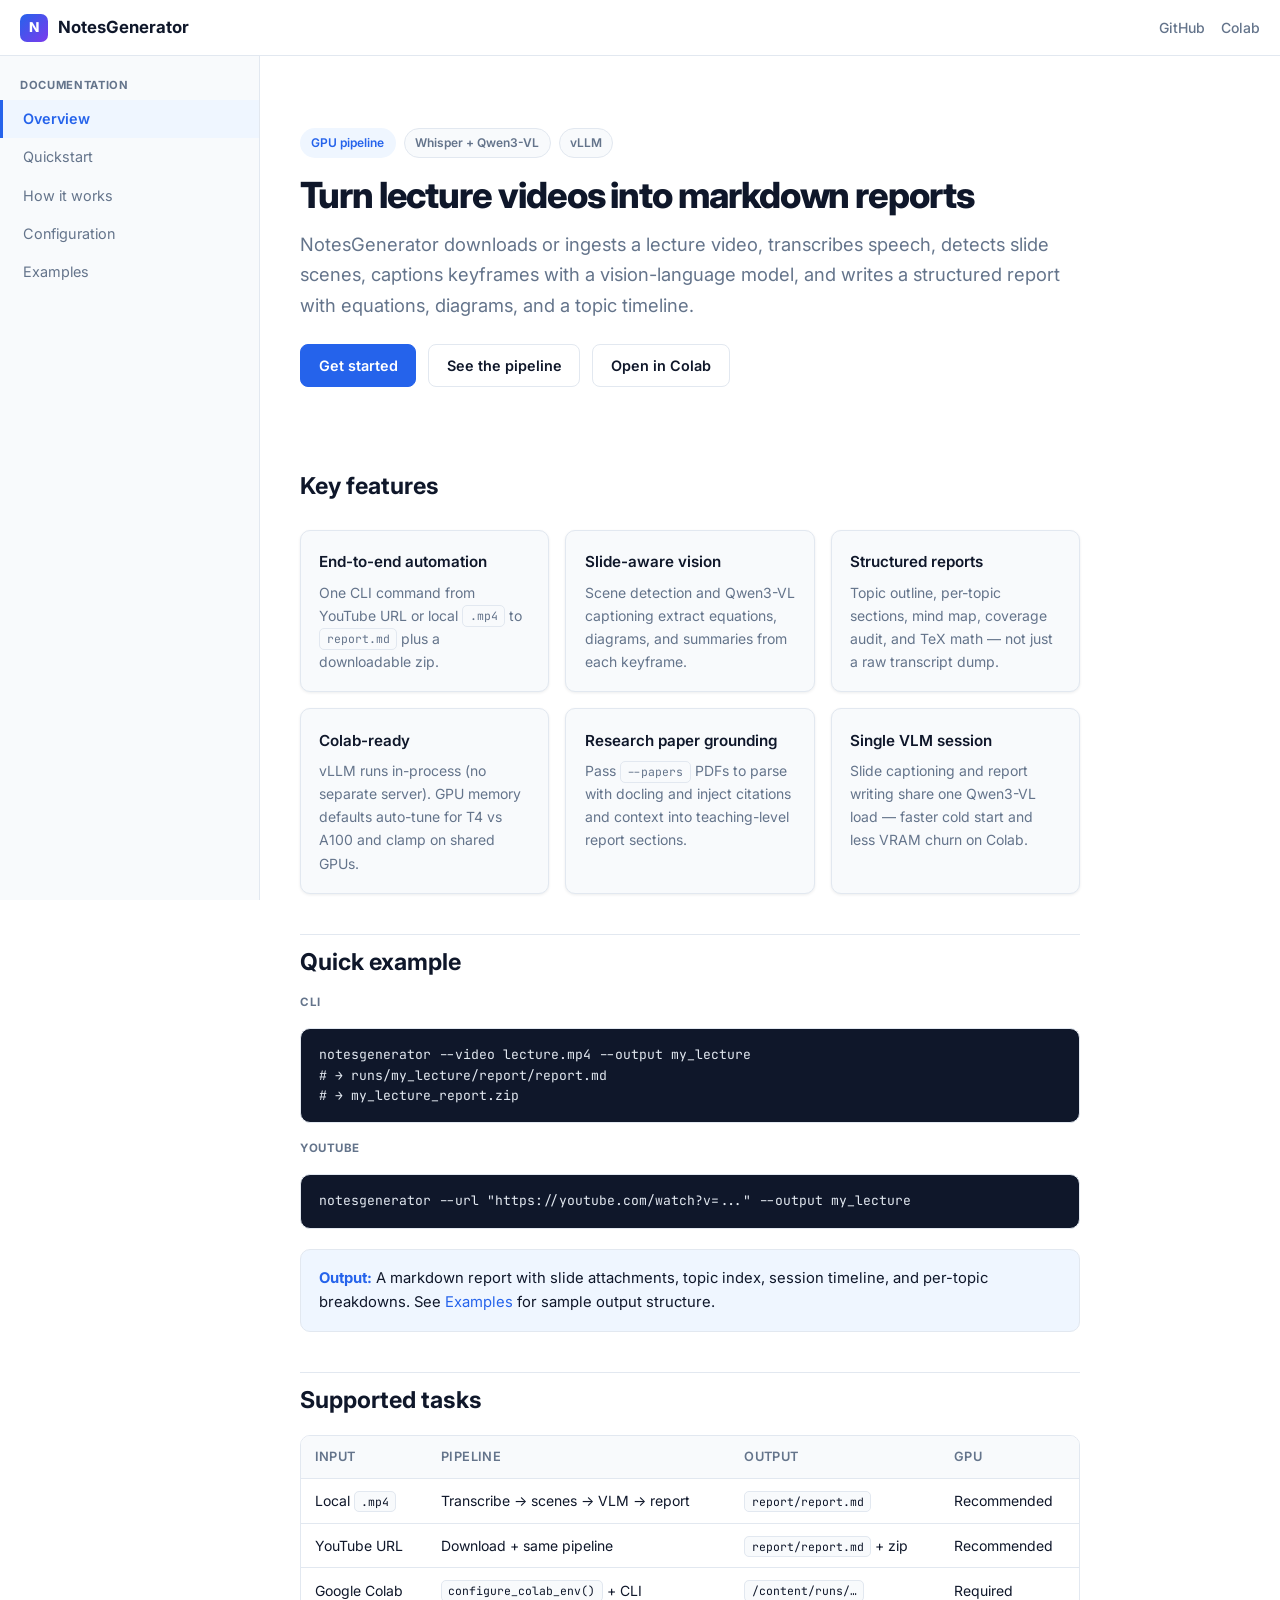
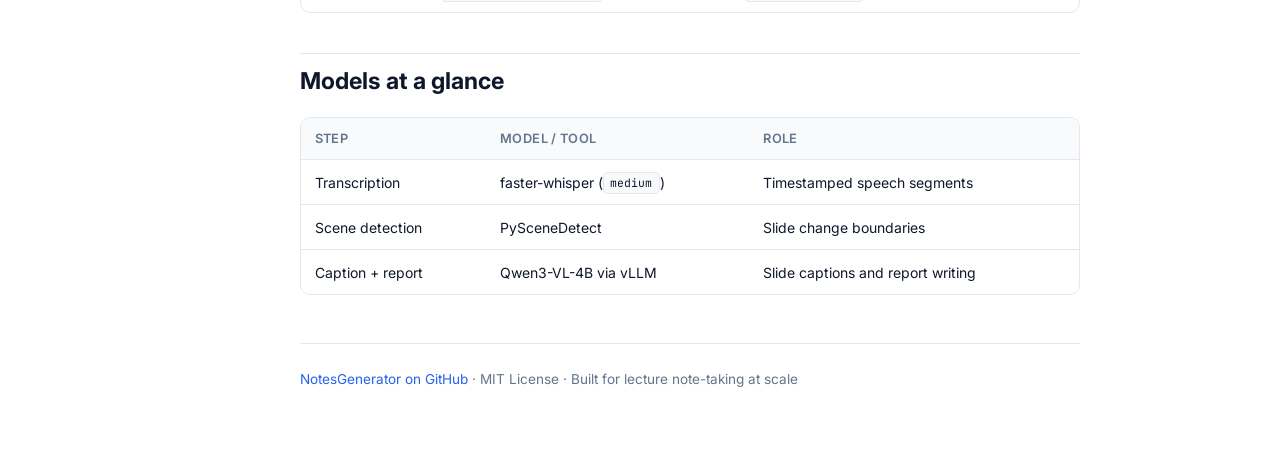
<file: docs/index.html>
<!DOCTYPE html>
<html lang="en">
<head>
  <meta charset="UTF-8">
  <meta name="viewport" content="width=device-width, initial-scale=1.0">
  <title>NotesGenerator — Lecture videos to markdown reports</title>
  <meta name="description" content="Turn lecture videos into structured markdown reports with Whisper, Qwen3-VL, and vLLM.">
  <link rel="preconnect" href="https://fonts.googleapis.com">
  <link rel="preconnect" href="https://fonts.gstatic.com" crossorigin>
  <link href="https://fonts.googleapis.com/css2?family=Inter:wght@400;500;600;700;800&family=JetBrains+Mono:wght@400;500&display=swap" rel="stylesheet">
  <link rel="stylesheet" href="assets/css/style.css">
</head>
<body>
  <header class="site-header">
    <a class="brand" href="index.html">
      <span class="brand-icon">N</span>
      NotesGenerator
    </a>
    <div class="header-links">
      <a href="https://github.com/saisritejakuppaEros/NotesGenerator" target="_blank" rel="noopener">GitHub</a>
      <a href="https://colab.research.google.com/drive/1qqzgnirnHFXrWATLAeHg4-73V3NpGCzo?usp=sharing" target="_blank" rel="noopener">Colab</a>
      <button class="menu-toggle" aria-label="Toggle menu">☰</button>
    </div>
  </header>

  <div class="layout">
    <aside class="sidebar">
      <div class="sidebar-section">
        <div class="sidebar-label">Documentation</div>
        <nav>
          <a href="index.html">Overview</a>
          <a href="quickstart.html">Quickstart</a>
          <a href="how-it-works.html">How it works</a>
          <a href="configuration.html">Configuration</a>
          <a href="examples.html">Examples</a>
        </nav>
      </div>
    </aside>

    <main class="content">
      <section class="hero">
        <div class="hero-badges">
          <span class="badge">GPU pipeline</span>
          <span class="badge badge-muted">Whisper + Qwen3-VL</span>
          <span class="badge badge-muted">vLLM</span>
        </div>

        <h1>Turn lecture videos into markdown reports</h1>
        <p class="lead">
          NotesGenerator downloads or ingests a lecture video, transcribes speech, detects slide scenes,
          captions keyframes with a vision-language model, and writes a structured report with equations,
          diagrams, and a topic timeline.
        </p>

        <div class="cta-row">
          <a class="btn btn-primary" href="quickstart.html">Get started</a>
          <a class="btn" href="how-it-works.html">See the pipeline</a>
          <a class="btn" href="https://colab.research.google.com/drive/1qqzgnirnHFXrWATLAeHg4-73V3NpGCzo?usp=sharing" target="_blank" rel="noopener">Open in Colab</a>
        </div>
      </section>

      <h2>Key features</h2>
      <div class="feature-grid">
        <div class="feature-card">
          <h3>End-to-end automation</h3>
          <p>One CLI command from YouTube URL or local <code>.mp4</code> to <code>report.md</code> plus a downloadable zip.</p>
        </div>
        <div class="feature-card">
          <h3>Slide-aware vision</h3>
          <p>Scene detection and Qwen3-VL captioning extract equations, diagrams, and summaries from each keyframe.</p>
        </div>
        <div class="feature-card">
          <h3>Structured reports</h3>
          <p>Topic outline, per-topic sections, mind map, coverage audit, and TeX math — not just a raw transcript dump.</p>
        </div>
        <div class="feature-card">
          <h3>Colab-ready</h3>
          <p>vLLM runs in-process (no separate server). GPU memory defaults auto-tune for T4 vs A100 and clamp on shared GPUs.</p>
        </div>
        <div class="feature-card">
          <h3>Research paper grounding</h3>
          <p>Pass <code>--papers</code> PDFs to parse with docling and inject citations and context into teaching-level report sections.</p>
        </div>
        <div class="feature-card">
          <h3>Single VLM session</h3>
          <p>Slide captioning and report writing share one Qwen3-VL load — faster cold start and less VRAM churn on Colab.</p>
        </div>
      </div>

      <h2>Quick example</h2>
      <span class="code-label">CLI</span>
      <pre><code>notesgenerator --video lecture.mp4 --output my_lecture
# → runs/my_lecture/report/report.md
# → my_lecture_report.zip</code></pre>

      <span class="code-label">YouTube</span>
      <pre><code>notesgenerator --url "https://youtube.com/watch?v=..." --output my_lecture</code></pre>

      <div class="callout">
        <strong>Output:</strong> A markdown report with slide attachments, topic index, session timeline,
        and per-topic breakdowns. See <a href="examples.html">Examples</a> for sample output structure.
      </div>

      <h2>Supported tasks</h2>
      <div class="table-wrap">
        <table>
          <thead>
            <tr>
              <th>Input</th>
              <th>Pipeline</th>
              <th>Output</th>
              <th>GPU</th>
            </tr>
          </thead>
          <tbody>
            <tr>
              <td>Local <code>.mp4</code></td>
              <td>Transcribe → scenes → VLM → report</td>
              <td><code>report/report.md</code></td>
              <td>Recommended</td>
            </tr>
            <tr>
              <td>YouTube URL</td>
              <td>Download + same pipeline</td>
              <td><code>report/report.md</code> + zip</td>
              <td>Recommended</td>
            </tr>
            <tr>
              <td>Google Colab</td>
              <td><code>configure_colab_env()</code> + CLI</td>
              <td><code>/content/runs/…</code></td>
              <td>Required</td>
            </tr>
          </tbody>
        </table>
      </div>

      <h2>Models at a glance</h2>
      <div class="table-wrap">
        <table>
          <thead>
            <tr>
              <th>Step</th>
              <th>Model / tool</th>
              <th>Role</th>
            </tr>
          </thead>
          <tbody>
            <tr>
              <td>Transcription</td>
              <td>faster-whisper (<code>medium</code>)</td>
              <td>Timestamped speech segments</td>
            </tr>
            <tr>
              <td>Scene detection</td>
              <td>PySceneDetect</td>
              <td>Slide change boundaries</td>
            </tr>
            <tr>
              <td>Caption + report</td>
              <td>Qwen3-VL-4B via vLLM</td>
              <td>Slide captions and report writing</td>
            </tr>
          </tbody>
        </table>
      </div>

      <footer class="page-footer">
        <p>
          <a href="https://github.com/saisritejakuppaEros/NotesGenerator">NotesGenerator on GitHub</a>
          · MIT License · Built for lecture note-taking at scale
        </p>
      </footer>
    </main>
  </div>

  <script src="assets/js/main.js"></script>
</body>
</html>
</file>
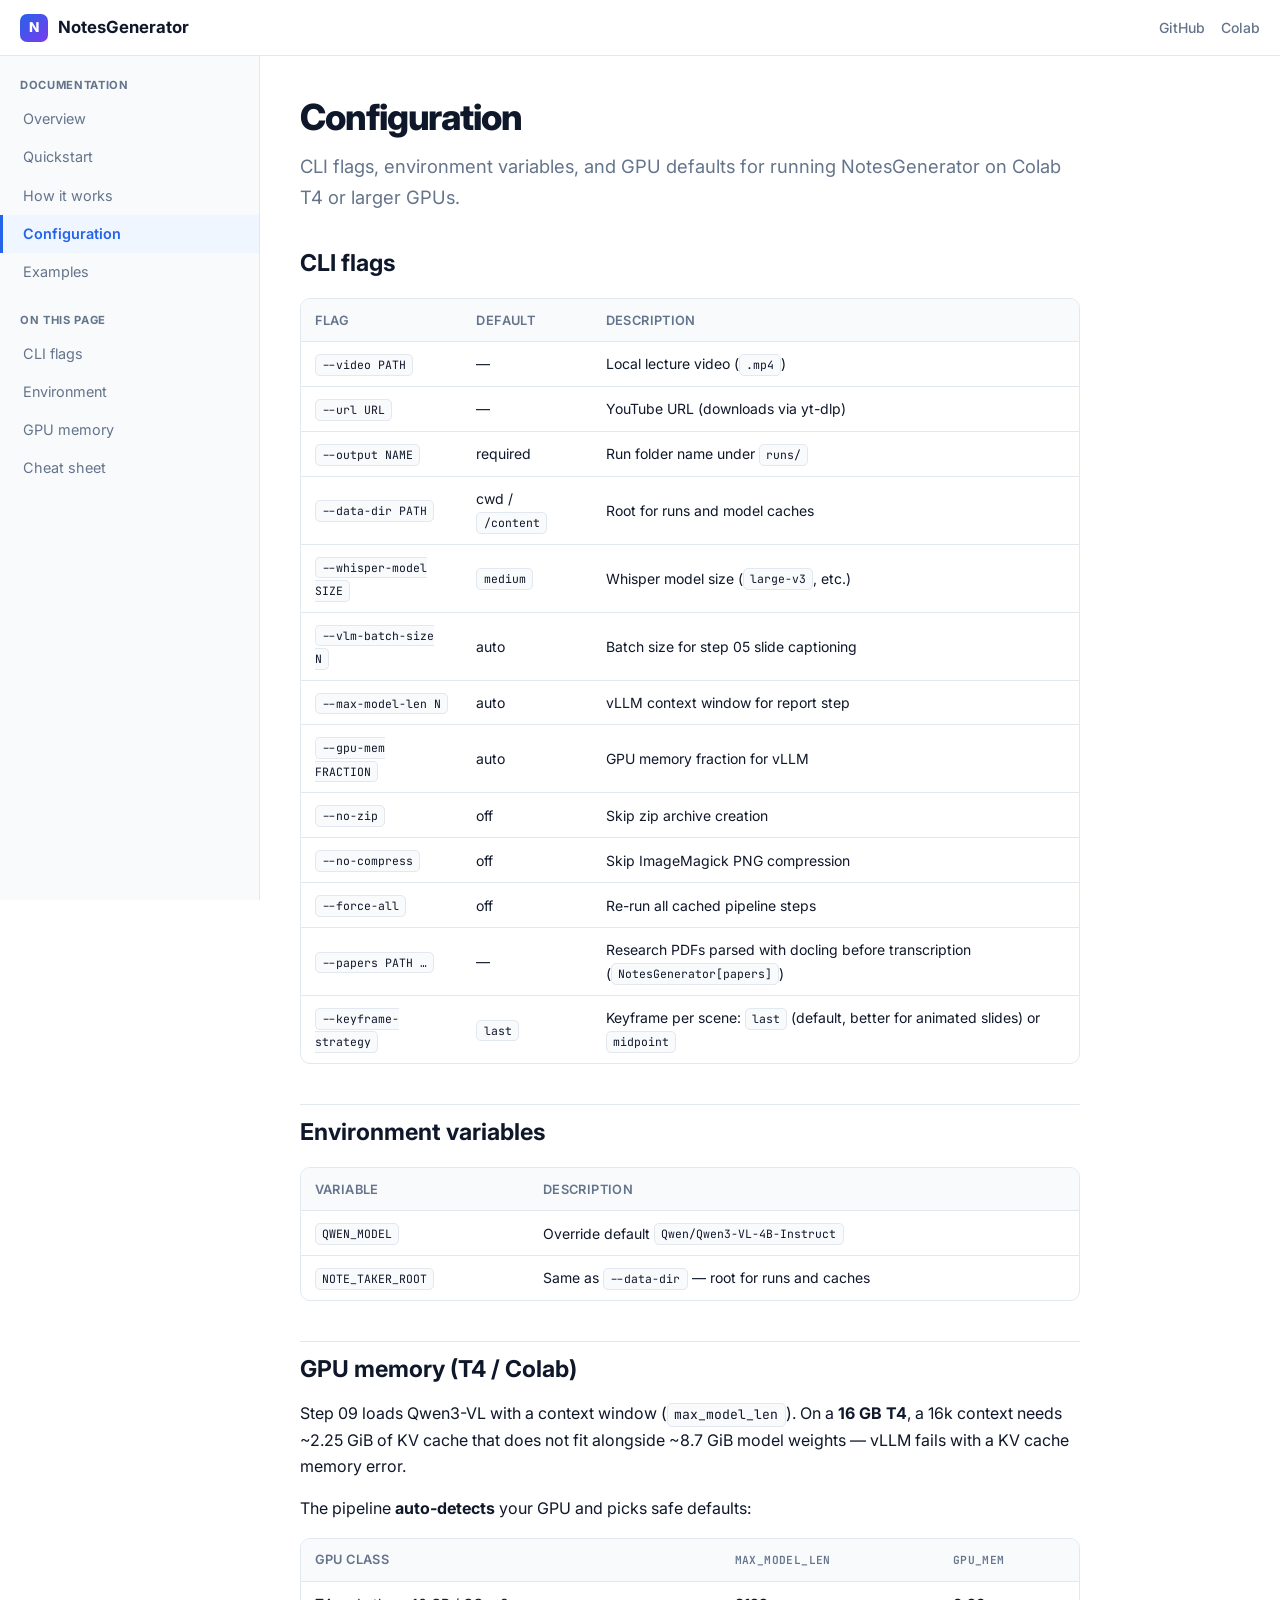
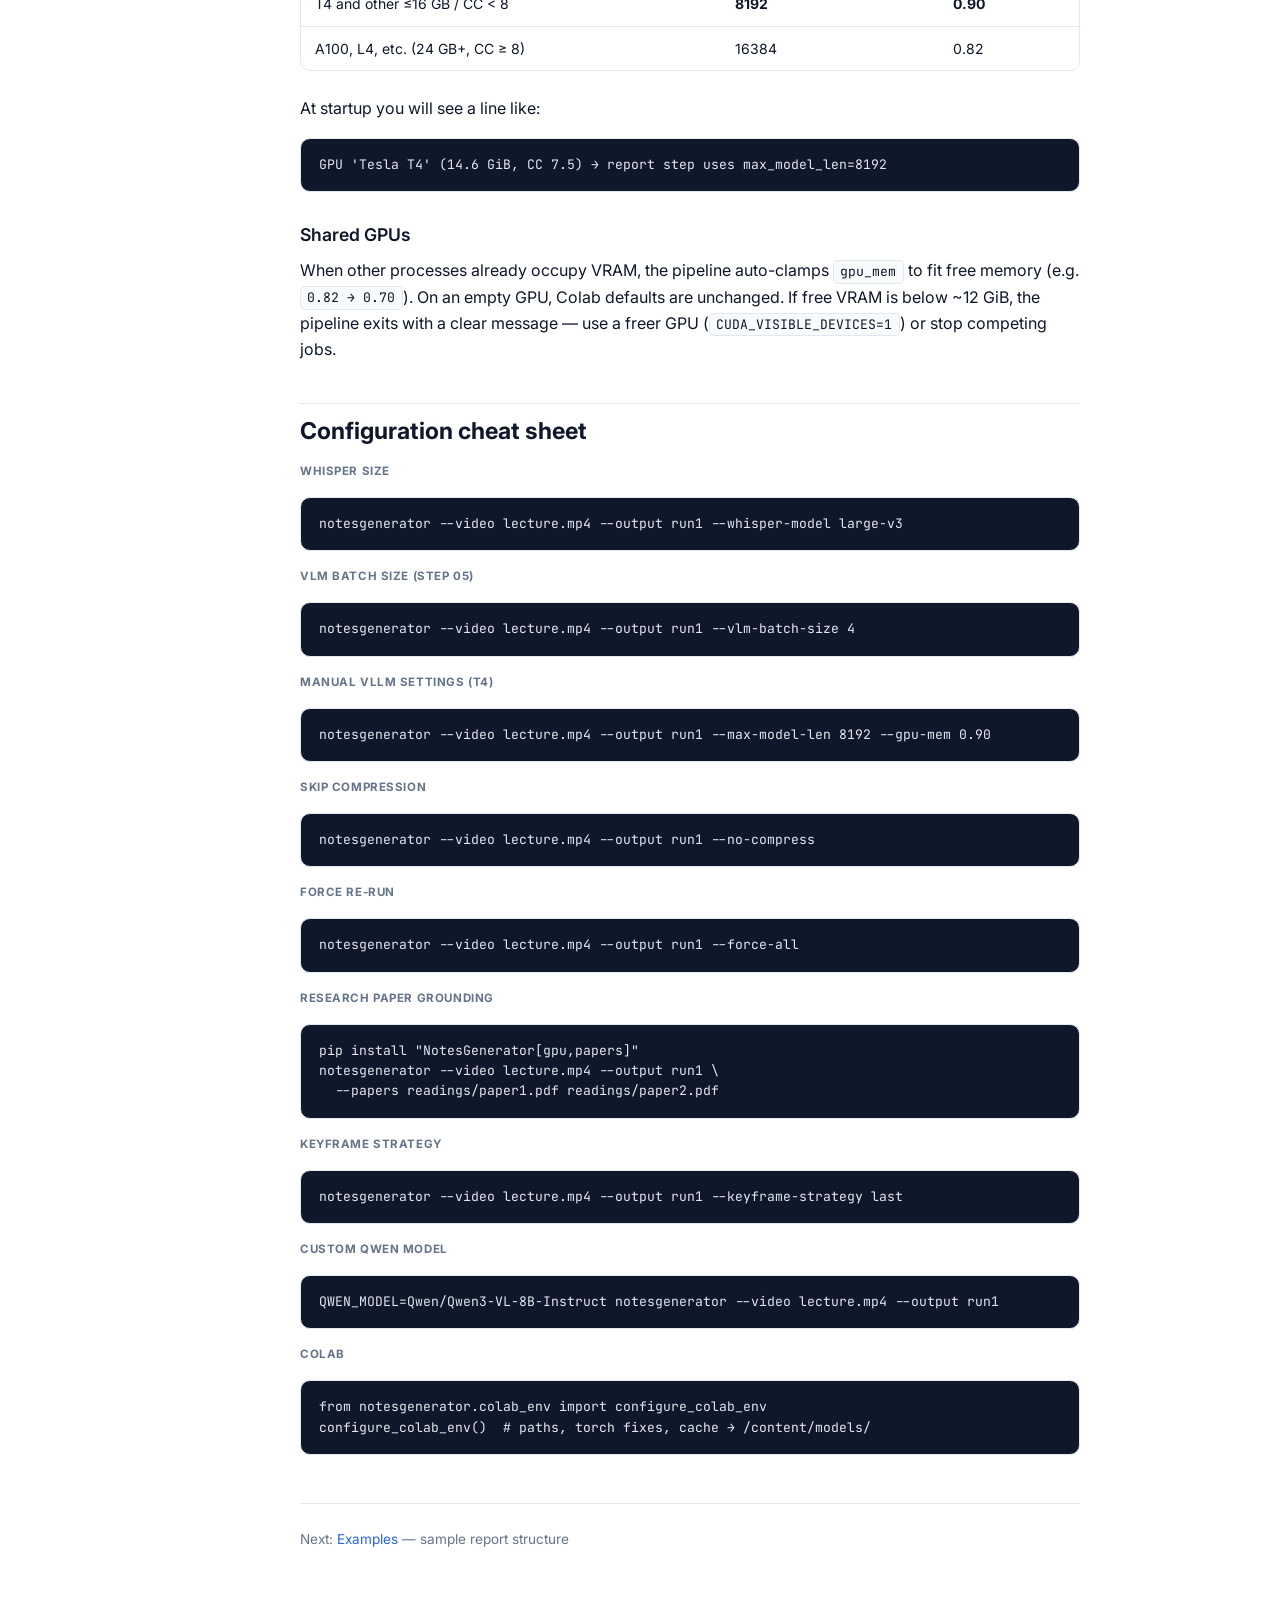
<file: docs/configuration.html>
<!DOCTYPE html>
<html lang="en">
<head>
  <meta charset="UTF-8">
  <meta name="viewport" content="width=device-width, initial-scale=1.0">
  <title>Configuration — NotesGenerator</title>
  <meta name="description" content="CLI options, environment variables, and GPU memory tuning for NotesGenerator.">
  <link rel="preconnect" href="https://fonts.googleapis.com">
  <link rel="preconnect" href="https://fonts.gstatic.com" crossorigin>
  <link href="https://fonts.googleapis.com/css2?family=Inter:wght@400;500;600;700;800&family=JetBrains+Mono:wght@400;500&display=swap" rel="stylesheet">
  <link rel="stylesheet" href="assets/css/style.css">
</head>
<body>
  <header class="site-header">
    <a class="brand" href="index.html">
      <span class="brand-icon">N</span>
      NotesGenerator
    </a>
    <div class="header-links">
      <a href="https://github.com/saisritejakuppaEros/NotesGenerator" target="_blank" rel="noopener">GitHub</a>
      <a href="https://colab.research.google.com/drive/1qqzgnirnHFXrWATLAeHg4-73V3NpGCzo?usp=sharing" target="_blank" rel="noopener">Colab</a>
      <button class="menu-toggle" aria-label="Toggle menu">☰</button>
    </div>
  </header>

  <div class="layout">
    <aside class="sidebar">
      <div class="sidebar-section">
        <div class="sidebar-label">Documentation</div>
        <nav>
          <a href="index.html">Overview</a>
          <a href="quickstart.html">Quickstart</a>
          <a href="how-it-works.html">How it works</a>
          <a href="configuration.html">Configuration</a>
          <a href="examples.html">Examples</a>
        </nav>
      </div>
      <div class="sidebar-section">
        <div class="sidebar-label">On this page</div>
        <nav>
          <a href="#cli">CLI flags</a>
          <a href="#env">Environment</a>
          <a href="#gpu-memory">GPU memory</a>
          <a href="#cheatsheet">Cheat sheet</a>
        </nav>
      </div>
    </aside>

    <main class="content">
      <h1>Configuration</h1>
      <p class="lead">CLI flags, environment variables, and GPU defaults for running NotesGenerator on Colab T4 or larger GPUs.</p>

      <h2 id="cli">CLI flags</h2>
      <div class="table-wrap">
        <table>
          <thead>
            <tr>
              <th>Flag</th>
              <th>Default</th>
              <th>Description</th>
            </tr>
          </thead>
          <tbody>
            <tr>
              <td><code>--video PATH</code></td>
              <td>—</td>
              <td>Local lecture video (<code>.mp4</code>)</td>
            </tr>
            <tr>
              <td><code>--url URL</code></td>
              <td>—</td>
              <td>YouTube URL (downloads via yt-dlp)</td>
            </tr>
            <tr>
              <td><code>--output NAME</code></td>
              <td>required</td>
              <td>Run folder name under <code>runs/</code></td>
            </tr>
            <tr>
              <td><code>--data-dir PATH</code></td>
              <td>cwd / <code>/content</code></td>
              <td>Root for runs and model caches</td>
            </tr>
            <tr>
              <td><code>--whisper-model SIZE</code></td>
              <td><code>medium</code></td>
              <td>Whisper model size (<code>large-v3</code>, etc.)</td>
            </tr>
            <tr>
              <td><code>--vlm-batch-size N</code></td>
              <td>auto</td>
              <td>Batch size for step 05 slide captioning</td>
            </tr>
            <tr>
              <td><code>--max-model-len N</code></td>
              <td>auto</td>
              <td>vLLM context window for report step</td>
            </tr>
            <tr>
              <td><code>--gpu-mem FRACTION</code></td>
              <td>auto</td>
              <td>GPU memory fraction for vLLM</td>
            </tr>
            <tr>
              <td><code>--no-zip</code></td>
              <td>off</td>
              <td>Skip zip archive creation</td>
            </tr>
            <tr>
              <td><code>--no-compress</code></td>
              <td>off</td>
              <td>Skip ImageMagick PNG compression</td>
            </tr>
            <tr>
              <td><code>--force-all</code></td>
              <td>off</td>
              <td>Re-run all cached pipeline steps</td>
            </tr>
            <tr>
              <td><code>--papers PATH …</code></td>
              <td>—</td>
              <td>Research PDFs parsed with docling before transcription (<code>NotesGenerator[papers]</code>)</td>
            </tr>
            <tr>
              <td><code>--keyframe-strategy</code></td>
              <td><code>last</code></td>
              <td>Keyframe per scene: <code>last</code> (default, better for animated slides) or <code>midpoint</code></td>
            </tr>
          </tbody>
        </table>
      </div>

      <h2 id="env">Environment variables</h2>
      <div class="table-wrap">
        <table>
          <thead>
            <tr>
              <th>Variable</th>
              <th>Description</th>
            </tr>
          </thead>
          <tbody>
            <tr>
              <td><code>QWEN_MODEL</code></td>
              <td>Override default <code>Qwen/Qwen3-VL-4B-Instruct</code></td>
            </tr>
            <tr>
              <td><code>NOTE_TAKER_ROOT</code></td>
              <td>Same as <code>--data-dir</code> — root for runs and caches</td>
            </tr>
          </tbody>
        </table>
      </div>

      <h2 id="gpu-memory">GPU memory (T4 / Colab)</h2>
      <p>
        Step 09 loads Qwen3-VL with a context window (<code>max_model_len</code>). On a <strong>16 GB T4</strong>,
        a 16k context needs ~2.25 GiB of KV cache that does not fit alongside ~8.7 GiB model weights —
        vLLM fails with a KV cache memory error.
      </p>
      <p>The pipeline <strong>auto-detects</strong> your GPU and picks safe defaults:</p>

      <div class="table-wrap">
        <table>
          <thead>
            <tr>
              <th>GPU class</th>
              <th><code>max_model_len</code></th>
              <th><code>gpu_mem</code></th>
            </tr>
          </thead>
          <tbody>
            <tr>
              <td>T4 and other ≤16 GB / CC &lt; 8</td>
              <td><strong>8192</strong></td>
              <td><strong>0.90</strong></td>
            </tr>
            <tr>
              <td>A100, L4, etc. (24 GB+, CC ≥ 8)</td>
              <td>16384</td>
              <td>0.82</td>
            </tr>
          </tbody>
        </table>
      </div>

      <p>At startup you will see a line like:</p>
      <pre><code>GPU 'Tesla T4' (14.6 GiB, CC 7.5) → report step uses max_model_len=8192</code></pre>

      <h3>Shared GPUs</h3>
      <p>
        When other processes already occupy VRAM, the pipeline auto-clamps <code>gpu_mem</code> to fit free memory
        (e.g. <code>0.82 → 0.70</code>). On an empty GPU, Colab defaults are unchanged. If free VRAM is below ~12 GiB,
        the pipeline exits with a clear message — use a freer GPU (<code>CUDA_VISIBLE_DEVICES=1</code>) or stop competing jobs.
      </p>

      <h2 id="cheatsheet">Configuration cheat sheet</h2>

      <span class="code-label">Whisper size</span>
      <pre><code>notesgenerator --video lecture.mp4 --output run1 --whisper-model large-v3</code></pre>

      <span class="code-label">VLM batch size (step 05)</span>
      <pre><code>notesgenerator --video lecture.mp4 --output run1 --vlm-batch-size 4</code></pre>

      <span class="code-label">Manual vLLM settings (T4)</span>
      <pre><code>notesgenerator --video lecture.mp4 --output run1 --max-model-len 8192 --gpu-mem 0.90</code></pre>

      <span class="code-label">Skip compression</span>
      <pre><code>notesgenerator --video lecture.mp4 --output run1 --no-compress</code></pre>

      <span class="code-label">Force re-run</span>
      <pre><code>notesgenerator --video lecture.mp4 --output run1 --force-all</code></pre>

      <span class="code-label">Research paper grounding</span>
      <pre><code>pip install "NotesGenerator[gpu,papers]"
notesgenerator --video lecture.mp4 --output run1 \
  --papers readings/paper1.pdf readings/paper2.pdf</code></pre>

      <span class="code-label">Keyframe strategy</span>
      <pre><code>notesgenerator --video lecture.mp4 --output run1 --keyframe-strategy last</code></pre>

      <span class="code-label">Custom Qwen model</span>
      <pre><code>QWEN_MODEL=Qwen/Qwen3-VL-8B-Instruct notesgenerator --video lecture.mp4 --output run1</code></pre>

      <span class="code-label">Colab</span>
      <pre><code>from notesgenerator.colab_env import configure_colab_env
configure_colab_env()  # paths, torch fixes, cache → /content/models/</code></pre>

      <footer class="page-footer">
        <p>Next: <a href="examples.html">Examples</a> — sample report structure</p>
      </footer>
    </main>
  </div>

  <script src="assets/js/main.js"></script>
</body>
</html>
</file>
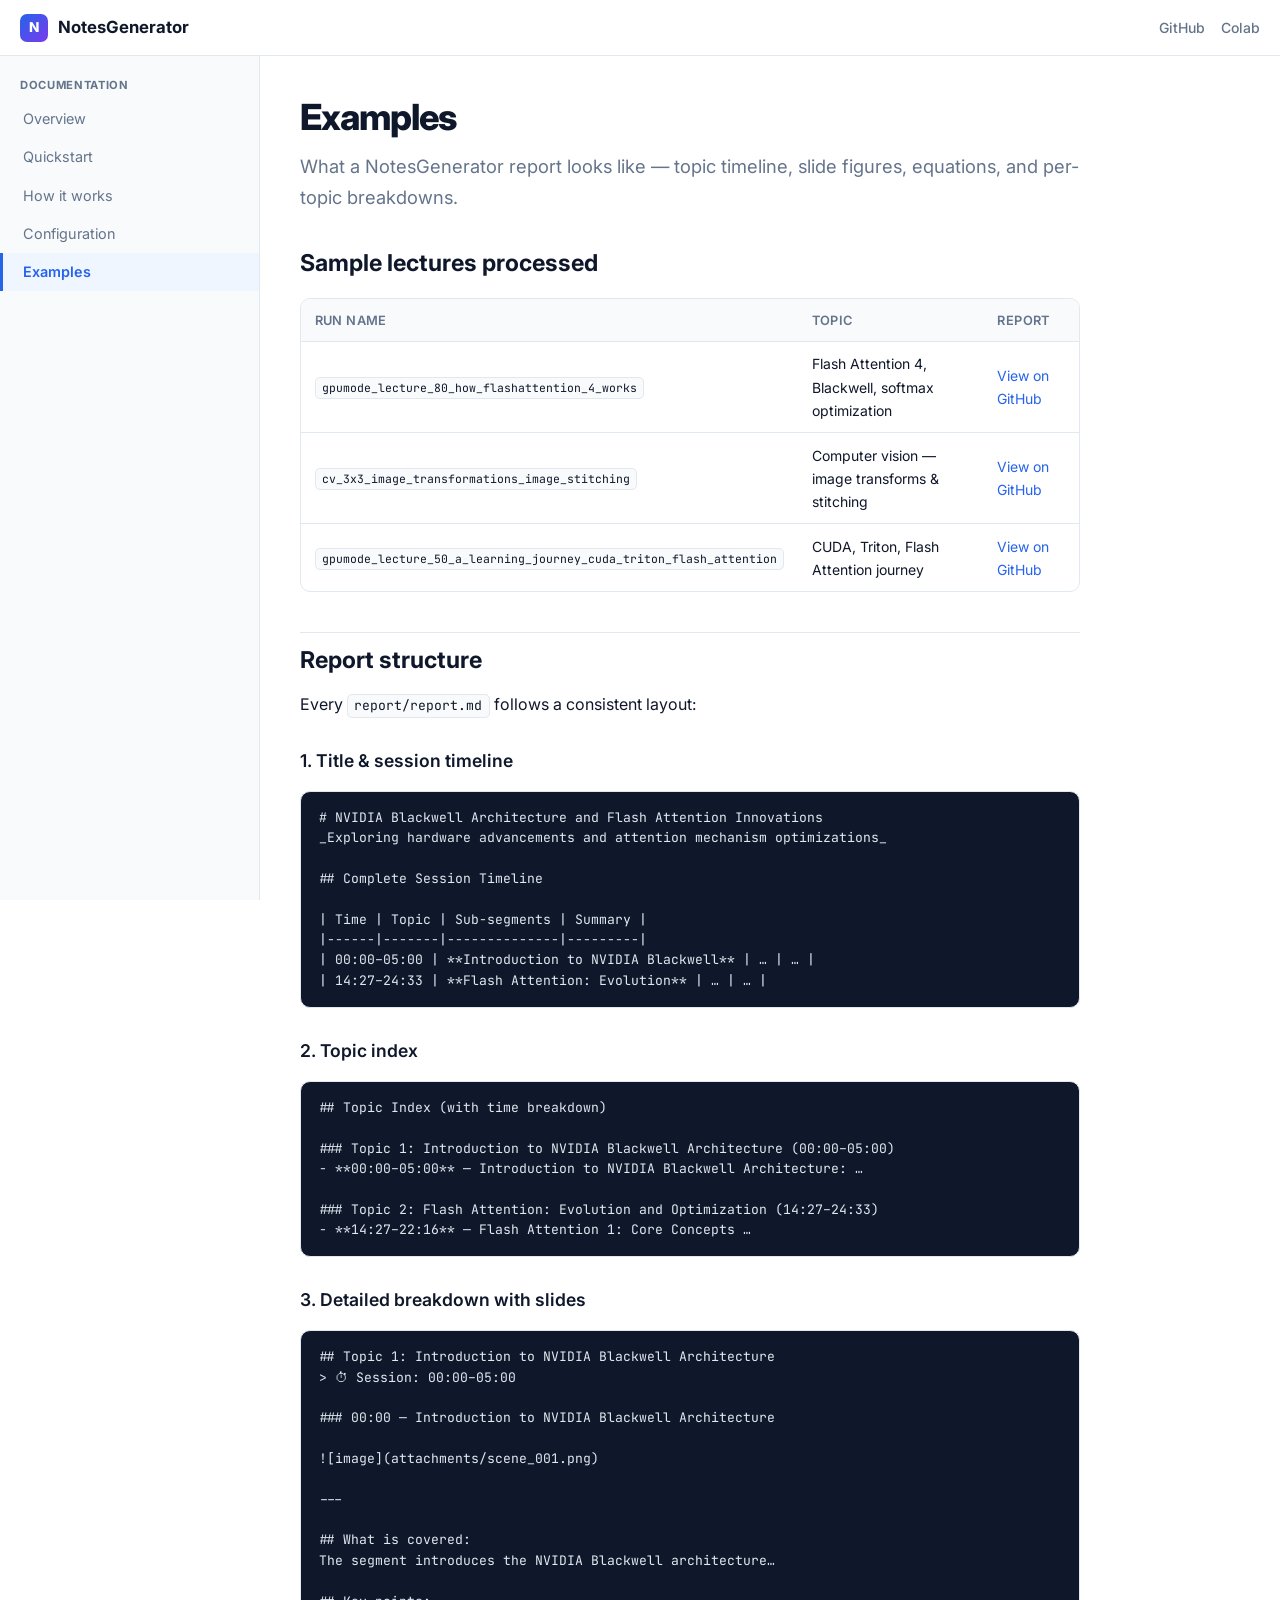
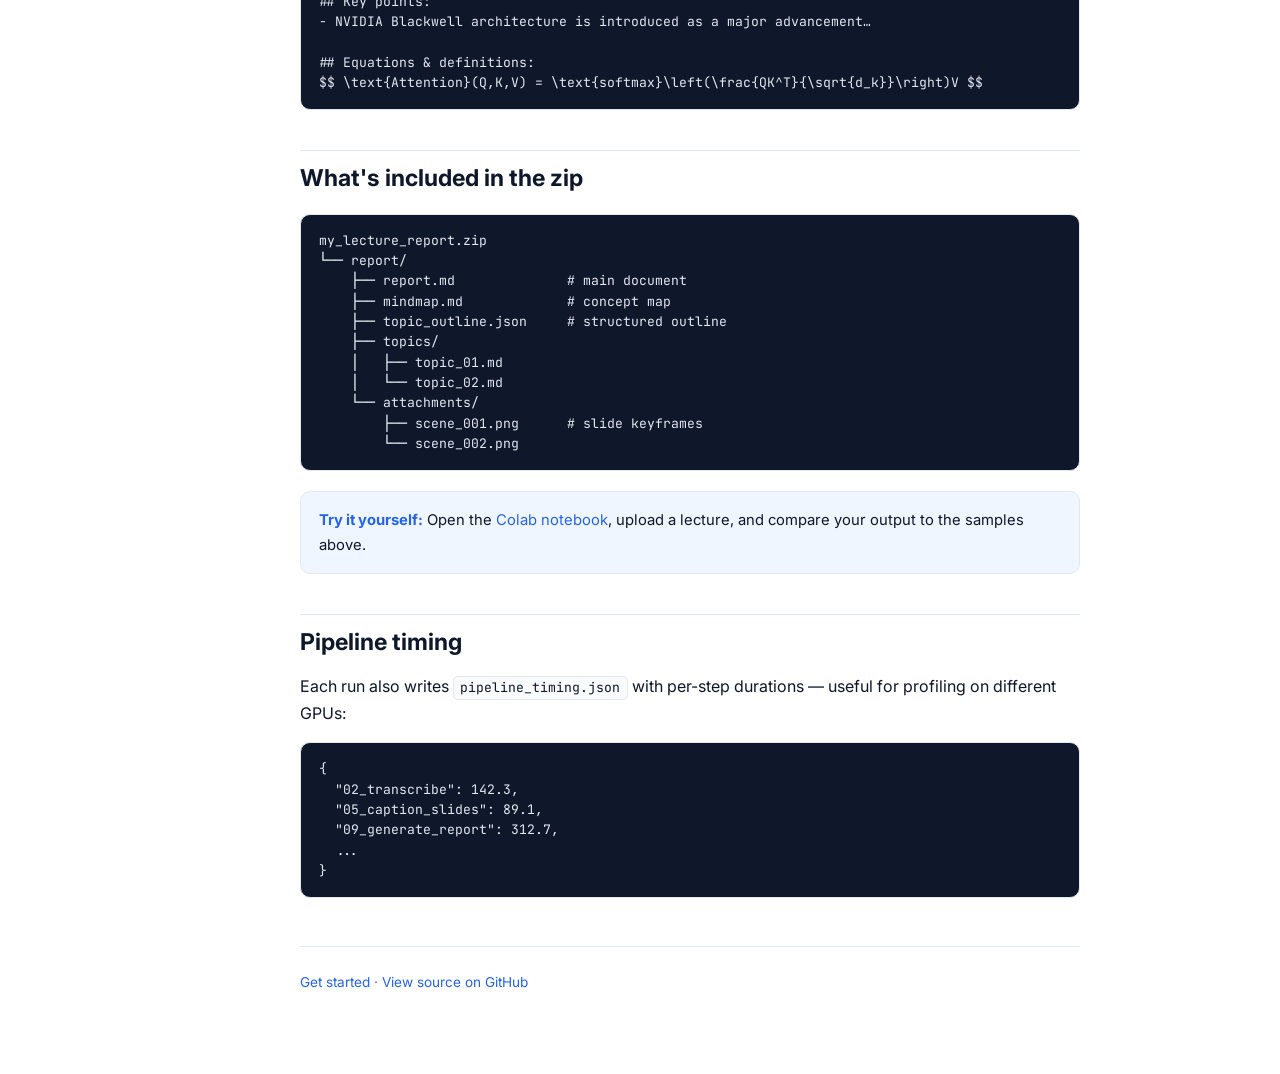
<file: docs/examples.html>
<!DOCTYPE html>
<html lang="en">
<head>
  <meta charset="UTF-8">
  <meta name="viewport" content="width=device-width, initial-scale=1.0">
  <title>Examples — NotesGenerator</title>
  <meta name="description" content="Sample NotesGenerator report output structure and example lectures processed.">
  <link rel="preconnect" href="https://fonts.googleapis.com">
  <link rel="preconnect" href="https://fonts.gstatic.com" crossorigin>
  <link href="https://fonts.googleapis.com/css2?family=Inter:wght@400;500;600;700;800&family=JetBrains+Mono:wght@400;500&display=swap" rel="stylesheet">
  <link rel="stylesheet" href="assets/css/style.css">
</head>
<body>
  <header class="site-header">
    <a class="brand" href="index.html">
      <span class="brand-icon">N</span>
      NotesGenerator
    </a>
    <div class="header-links">
      <a href="https://github.com/saisritejakuppaEros/NotesGenerator" target="_blank" rel="noopener">GitHub</a>
      <a href="https://colab.research.google.com/drive/1qqzgnirnHFXrWATLAeHg4-73V3NpGCzo?usp=sharing" target="_blank" rel="noopener">Colab</a>
      <button class="menu-toggle" aria-label="Toggle menu">☰</button>
    </div>
  </header>

  <div class="layout">
    <aside class="sidebar">
      <div class="sidebar-section">
        <div class="sidebar-label">Documentation</div>
        <nav>
          <a href="index.html">Overview</a>
          <a href="quickstart.html">Quickstart</a>
          <a href="how-it-works.html">How it works</a>
          <a href="configuration.html">Configuration</a>
          <a href="examples.html">Examples</a>
        </nav>
      </div>
    </aside>

    <main class="content">
      <h1>Examples</h1>
      <p class="lead">
        What a NotesGenerator report looks like — topic timeline, slide figures, equations, and per-topic breakdowns.
      </p>

      <h2>Sample lectures processed</h2>
      <div class="table-wrap">
        <table>
          <thead>
            <tr>
              <th>Run name</th>
              <th>Topic</th>
              <th>Report</th>
            </tr>
          </thead>
          <tbody>
            <tr>
              <td><code>gpumode_lecture_80_how_flashattention_4_works</code></td>
              <td>Flash Attention 4, Blackwell, softmax optimization</td>
              <td><a href="https://github.com/saisritejakuppaEros/NotesGenerator/blob/main/runs/gpumode_lecture_80_how_flashattention_4_works/report/report.md" target="_blank" rel="noopener">View on GitHub</a></td>
            </tr>
            <tr>
              <td><code>cv_3x3_image_transformations_image_stitching</code></td>
              <td>Computer vision — image transforms &amp; stitching</td>
              <td><a href="https://github.com/saisritejakuppaEros/NotesGenerator/blob/main/runs/cv_3x3_image_transformations_image_stitching/report/report.md" target="_blank" rel="noopener">View on GitHub</a></td>
            </tr>
            <tr>
              <td><code>gpumode_lecture_50_a_learning_journey_cuda_triton_flash_attention</code></td>
              <td>CUDA, Triton, Flash Attention journey</td>
              <td><a href="https://github.com/saisritejakuppaEros/NotesGenerator/blob/main/runs/gpumode_lecture_50_a_learning_journey_cuda_triton_flash_attention/report/report.md" target="_blank" rel="noopener">View on GitHub</a></td>
            </tr>
          </tbody>
        </table>
      </div>

      <h2>Report structure</h2>
      <p>Every <code>report/report.md</code> follows a consistent layout:</p>

      <h3>1. Title &amp; session timeline</h3>
      <pre><code># NVIDIA Blackwell Architecture and Flash Attention Innovations
_Exploring hardware advancements and attention mechanism optimizations_

## Complete Session Timeline

| Time | Topic | Sub-segments | Summary |
|------|-------|--------------|---------|
| 00:00–05:00 | **Introduction to NVIDIA Blackwell** | … | … |
| 14:27–24:33 | **Flash Attention: Evolution** | … | … |</code></pre>

      <h3>2. Topic index</h3>
      <pre><code>## Topic Index (with time breakdown)

### Topic 1: Introduction to NVIDIA Blackwell Architecture (00:00–05:00)
- **00:00–05:00** — Introduction to NVIDIA Blackwell Architecture: …

### Topic 2: Flash Attention: Evolution and Optimization (14:27–24:33)
- **14:27–22:16** — Flash Attention 1: Core Concepts …</code></pre>

      <h3>3. Detailed breakdown with slides</h3>
      <pre><code>## Topic 1: Introduction to NVIDIA Blackwell Architecture
> ⏱ Session: 00:00–05:00

### 00:00 — Introduction to NVIDIA Blackwell Architecture

![image](attachments/scene_001.png)

---

## What is covered:
The segment introduces the NVIDIA Blackwell architecture…

## Key points:
- NVIDIA Blackwell architecture is introduced as a major advancement…

## Equations &amp; definitions:
$$ \text{Attention}(Q,K,V) = \text{softmax}\left(\frac{QK^T}{\sqrt{d_k}}\right)V $$</code></pre>

      <h2>What's included in the zip</h2>
      <pre><code>my_lecture_report.zip
└── report/
    ├── report.md              # main document
    ├── mindmap.md             # concept map
    ├── topic_outline.json     # structured outline
    ├── topics/
    │   ├── topic_01.md
    │   └── topic_02.md
    └── attachments/
        ├── scene_001.png      # slide keyframes
        └── scene_002.png</code></pre>

      <div class="callout">
        <strong>Try it yourself:</strong> Open the
        <a href="https://colab.research.google.com/drive/1qqzgnirnHFXrWATLAeHg4-73V3NpGCzo?usp=sharing" target="_blank" rel="noopener">Colab notebook</a>,
        upload a lecture, and compare your output to the samples above.
      </div>

      <h2>Pipeline timing</h2>
      <p>Each run also writes <code>pipeline_timing.json</code> with per-step durations — useful for profiling on different GPUs:</p>
      <pre><code>{
  "02_transcribe": 142.3,
  "05_caption_slides": 89.1,
  "09_generate_report": 312.7,
  ...
}</code></pre>

      <footer class="page-footer">
        <p>
          <a href="quickstart.html">Get started</a> ·
          <a href="https://github.com/saisritejakuppaEros/NotesGenerator">View source on GitHub</a>
        </p>
      </footer>
    </main>
  </div>

  <script src="assets/js/main.js"></script>
</body>
</html>
</file>
<file: docs/assets/css/style.css>
:root {
  --bg: #ffffff;
  --bg-subtle: #f8fafc;
  --bg-code: #0f172a;
  --border: #e2e8f0;
  --text: #0f172a;
  --text-muted: #64748b;
  --accent: #2563eb;
  --accent-hover: #1d4ed8;
  --accent-soft: #eff6ff;
  --sidebar-width: 260px;
  --header-height: 56px;
  --radius: 10px;
  --shadow: 0 1px 3px rgba(15, 23, 42, 0.08);
  --font: "Inter", system-ui, -apple-system, BlinkMacSystemFont, "Segoe UI", sans-serif;
  --mono: "JetBrains Mono", "Fira Code", ui-monospace, monospace;
}

@media (prefers-color-scheme: dark) {
  :root {
    --bg: #0b1120;
    --bg-subtle: #111827;
    --bg-code: #020617;
    --border: #1e293b;
    --text: #f1f5f9;
    --text-muted: #94a3b8;
    --accent: #3b82f6;
    --accent-hover: #60a5fa;
    --accent-soft: #172554;
    --shadow: 0 1px 3px rgba(0, 0, 0, 0.35);
  }
}

*,
*::before,
*::after {
  box-sizing: border-box;
}

html {
  scroll-behavior: smooth;
}

body {
  margin: 0;
  font-family: var(--font);
  font-size: 16px;
  line-height: 1.65;
  color: var(--text);
  background: var(--bg);
}

a {
  color: var(--accent);
  text-decoration: none;
}

a:hover {
  color: var(--accent-hover);
  text-decoration: underline;
}

/* ── Layout ── */

.site-header {
  position: fixed;
  top: 0;
  left: 0;
  right: 0;
  z-index: 100;
  height: var(--header-height);
  display: flex;
  align-items: center;
  justify-content: space-between;
  padding: 0 1.25rem;
  background: var(--bg);
  border-bottom: 1px solid var(--border);
  backdrop-filter: blur(8px);
}

.site-header .brand {
  display: flex;
  align-items: center;
  gap: 0.6rem;
  font-weight: 700;
  font-size: 1.05rem;
  color: var(--text);
  text-decoration: none;
}

.site-header .brand:hover {
  text-decoration: none;
  color: var(--accent);
}

.brand-icon {
  width: 28px;
  height: 28px;
  border-radius: 7px;
  background: linear-gradient(135deg, #2563eb, #7c3aed);
  display: grid;
  place-items: center;
  color: #fff;
  font-size: 0.85rem;
  font-weight: 800;
}

.header-links {
  display: flex;
  align-items: center;
  gap: 1rem;
}

.header-links a {
  font-size: 0.875rem;
  font-weight: 500;
  color: var(--text-muted);
  text-decoration: none;
}

.header-links a:hover {
  color: var(--accent);
}

.menu-toggle {
  display: none;
  background: none;
  border: 1px solid var(--border);
  border-radius: 8px;
  padding: 0.35rem 0.6rem;
  cursor: pointer;
  color: var(--text);
  font-size: 1.1rem;
}

.layout {
  display: flex;
  padding-top: var(--header-height);
  min-height: 100vh;
}

.sidebar {
  position: fixed;
  top: var(--header-height);
  left: 0;
  width: var(--sidebar-width);
  height: calc(100vh - var(--header-height));
  overflow-y: auto;
  padding: 1.25rem 0;
  border-right: 1px solid var(--border);
  background: var(--bg-subtle);
}

.sidebar-section {
  margin-bottom: 1.25rem;
}

.sidebar-label {
  padding: 0 1.25rem;
  margin-bottom: 0.35rem;
  font-size: 0.7rem;
  font-weight: 700;
  letter-spacing: 0.06em;
  text-transform: uppercase;
  color: var(--text-muted);
}

.sidebar nav a {
  display: block;
  padding: 0.45rem 1.25rem;
  font-size: 0.9rem;
  color: var(--text-muted);
  text-decoration: none;
  border-left: 3px solid transparent;
}

.sidebar nav a:hover {
  color: var(--text);
  background: var(--accent-soft);
}

.sidebar nav a.active {
  color: var(--accent);
  font-weight: 600;
  border-left-color: var(--accent);
  background: var(--accent-soft);
}

.content {
  margin-left: var(--sidebar-width);
  flex: 1;
  max-width: 860px;
  padding: 2.5rem 2.5rem 4rem;
}

/* ── Typography ── */

.content h1 {
  font-size: 2.25rem;
  font-weight: 800;
  letter-spacing: -0.03em;
  line-height: 1.2;
  margin: 0 0 0.75rem;
}

.content h2 {
  font-size: 1.45rem;
  font-weight: 700;
  margin: 2.5rem 0 0.75rem;
  padding-top: 0.5rem;
  border-top: 1px solid var(--border);
}

.content h2:first-of-type {
  border-top: none;
  margin-top: 1.5rem;
}

.content h3 {
  font-size: 1.1rem;
  font-weight: 600;
  margin: 1.75rem 0 0.5rem;
}

.content p {
  margin: 0 0 1rem;
}

.content ul,
.content ol {
  margin: 0 0 1rem;
  padding-left: 1.4rem;
}

.content li {
  margin-bottom: 0.35rem;
}

.lead {
  font-size: 1.15rem;
  color: var(--text-muted);
  margin-bottom: 1.5rem;
}

/* ── Components ── */

.hero {
  padding: 2rem 0 1.5rem;
}

.hero-badges {
  display: flex;
  flex-wrap: wrap;
  gap: 0.5rem;
  margin-bottom: 1rem;
}

.badge {
  display: inline-flex;
  align-items: center;
  gap: 0.35rem;
  padding: 0.25rem 0.65rem;
  border-radius: 999px;
  font-size: 0.75rem;
  font-weight: 600;
  background: var(--accent-soft);
  color: var(--accent);
  border: 1px solid transparent;
}

.badge-muted {
  background: var(--bg-subtle);
  color: var(--text-muted);
  border-color: var(--border);
}

.feature-grid {
  display: grid;
  grid-template-columns: repeat(auto-fit, minmax(220px, 1fr));
  gap: 1rem;
  margin: 1.5rem 0 2rem;
}

.feature-card {
  padding: 1.15rem;
  border: 1px solid var(--border);
  border-radius: var(--radius);
  background: var(--bg-subtle);
  box-shadow: var(--shadow);
}

.feature-card h3 {
  margin: 0 0 0.4rem;
  font-size: 0.95rem;
}

.feature-card p {
  margin: 0;
  font-size: 0.875rem;
  color: var(--text-muted);
}

.callout {
  padding: 1rem 1.15rem;
  border-radius: var(--radius);
  border: 1px solid var(--border);
  background: var(--accent-soft);
  margin: 1.25rem 0;
  font-size: 0.925rem;
}

.callout strong {
  color: var(--accent);
}

.cta-row {
  display: flex;
  flex-wrap: wrap;
  gap: 0.75rem;
  margin: 1.5rem 0;
}

.btn {
  display: inline-flex;
  align-items: center;
  gap: 0.4rem;
  padding: 0.55rem 1.1rem;
  border-radius: 8px;
  font-size: 0.9rem;
  font-weight: 600;
  text-decoration: none;
  border: 1px solid var(--border);
  background: var(--bg);
  color: var(--text);
  transition: background 0.15s, border-color 0.15s;
}

.btn:hover {
  text-decoration: none;
  border-color: var(--accent);
  color: var(--accent);
}

.btn-primary {
  background: var(--accent);
  border-color: var(--accent);
  color: #fff;
}

.btn-primary:hover {
  background: var(--accent-hover);
  border-color: var(--accent-hover);
  color: #fff;
}

/* ── Code ── */

pre {
  margin: 1rem 0;
  padding: 1rem 1.15rem;
  border-radius: var(--radius);
  background: var(--bg-code);
  overflow-x: auto;
  font-family: var(--mono);
  font-size: 0.82rem;
  line-height: 1.55;
  color: #e2e8f0;
  border: 1px solid var(--border);
}

code {
  font-family: var(--mono);
  font-size: 0.875em;
}

p code,
li code,
td code {
  padding: 0.15rem 0.4rem;
  border-radius: 5px;
  background: var(--bg-subtle);
  border: 1px solid var(--border);
  font-size: 0.82em;
}

pre code {
  padding: 0;
  border: none;
  background: none;
  font-size: inherit;
}

.code-label {
  display: block;
  font-size: 0.72rem;
  font-weight: 700;
  text-transform: uppercase;
  letter-spacing: 0.05em;
  color: var(--text-muted);
  margin-bottom: 0.35rem;
}

/* ── Tables ── */

.table-wrap {
  overflow-x: auto;
  margin: 1rem 0 1.5rem;
  border: 1px solid var(--border);
  border-radius: var(--radius);
}

table {
  width: 100%;
  border-collapse: collapse;
  font-size: 0.875rem;
}

th,
td {
  padding: 0.65rem 0.85rem;
  text-align: left;
  border-bottom: 1px solid var(--border);
}

th {
  background: var(--bg-subtle);
  font-weight: 600;
  font-size: 0.8rem;
  text-transform: uppercase;
  letter-spacing: 0.03em;
  color: var(--text-muted);
}

tr:last-child td {
  border-bottom: none;
}

tr:hover td {
  background: var(--bg-subtle);
}

/* ── Diagrams ── */

.diagram {
  margin: 1.25rem 0 1.75rem;
  padding: 1rem;
  border: 1px solid var(--border);
  border-radius: var(--radius);
  background: var(--bg-subtle);
  overflow-x: auto;
}

.diagram .mermaid {
  display: flex;
  justify-content: center;
}

/* ── Footer ── */

.page-footer {
  margin-top: 3rem;
  padding-top: 1.5rem;
  border-top: 1px solid var(--border);
  font-size: 0.85rem;
  color: var(--text-muted);
}

/* ── Mobile ── */

@media (max-width: 900px) {
  .menu-toggle {
    display: block;
  }

  .sidebar {
    transform: translateX(-100%);
    transition: transform 0.2s ease;
    z-index: 90;
  }

  .sidebar.open {
    transform: translateX(0);
  }

  .content {
    margin-left: 0;
    padding: 1.5rem 1.25rem 3rem;
  }

  .content h1 {
    font-size: 1.75rem;
  }
}
</file>
